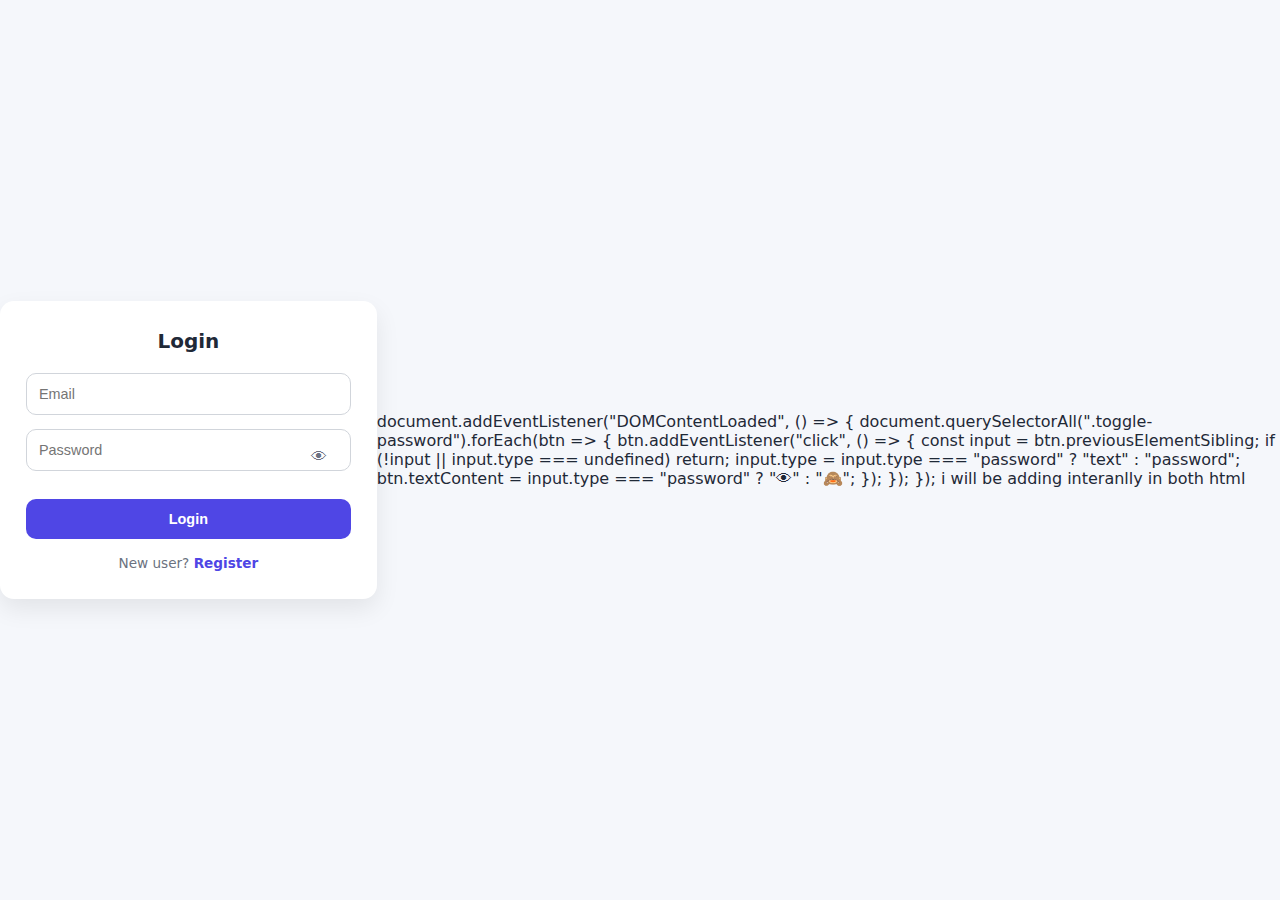
<file: index.html>
<!DOCTYPE html>
<html>
<head>
  <meta charset="UTF-8">
  <meta name="viewport" content="width=device-width, initial-scale=1.0">
  <title>Login</title>
  <link rel="stylesheet" href="/static/css/style.css">
</head>
<body class="auth-page">
<div class="auth-box">
  <h2>Login</h2>
  <input id="email" type="email" placeholder="Email">
  <div class="password-field">
  <input id="password" type="password" placeholder="Password">
  <button type="button" class="toggle-password">👁</button>
</div>
  <button onclick="login()">Login</button>
  <p>New user? <a href="templates/register.html">Register</a></p>
</div>
<script src="/static/js/config.js"></script>
<script src="/static/js/auth.js"></script>
document.addEventListener("DOMContentLoaded", () => {
  document.querySelectorAll(".toggle-password").forEach(btn => {
    btn.addEventListener("click", () => {
      const input = btn.previousElementSibling;

      if (!input || input.type === undefined) return;

      input.type = input.type === "password" ? "text" : "password";
      btn.textContent = input.type === "password" ? "👁" : "🙈";
    });
  });
});  i will be adding interanlly in both  html
</body>
</html>
</file>
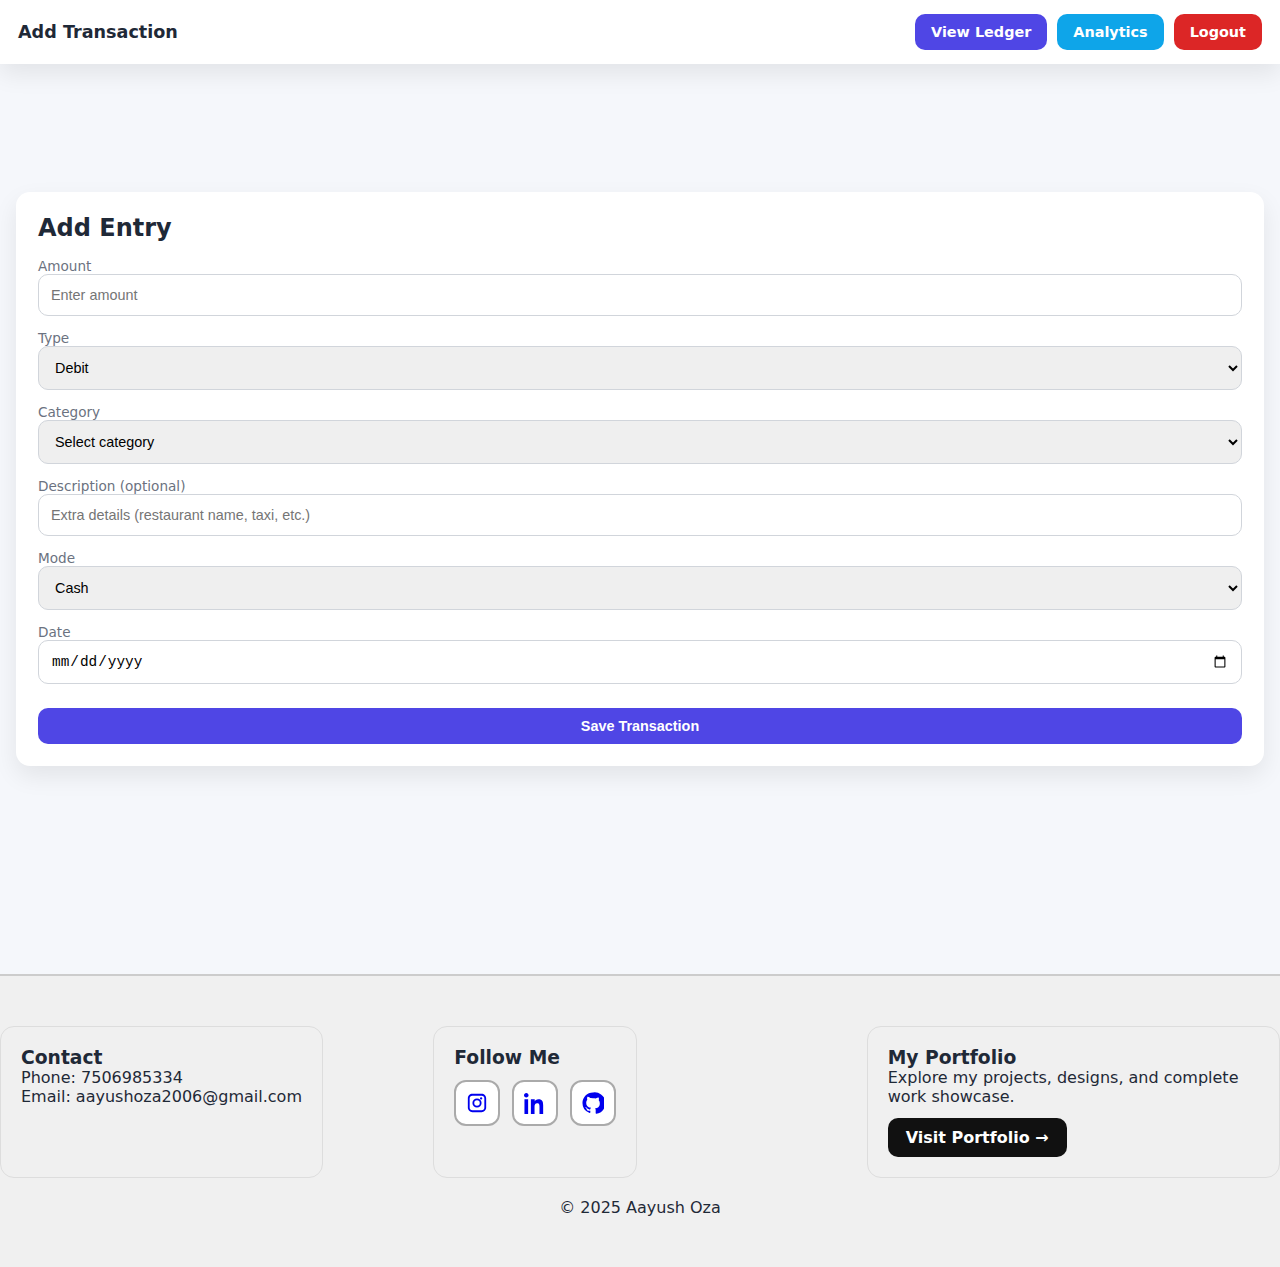
<file: dashboard.html>
<!DOCTYPE html>
<html lang="en">
<head>
  <meta charset="UTF-8">
  <meta name="viewport" content="width=device-width, initial-scale=1.0">
  <title>Add Transaction</title>
  <link rel="stylesheet" href="style.css">
</head>
<body>

<header class="topbar">
  <h1>Add Transaction</h1>
<input type="checkbox" id="menu-toggle" class="menu-toggle">
<label for="menu-toggle" class="menu-icon">☰</label>

  <div class="topbar-actions">
    <a href="transactions.html" class="btn primary">
      View Ledger
    </a>

    <a href="analytics.html" class="btn secondary">
      Analytics
    </a>

    <a href="index.html" class="btn danger">
      Logout
    </a>
  </div>
</header>

<main class="center-page">
  <section class="card">
    <h2>Add Entry</h2>

    <label>
      Amount
      <input type="number" id="amount" placeholder="Enter amount">
    </label>

    <label>
      Type
      <select id="type">
        <option value="debit">Debit</option>
        <option value="credit">Credit</option>
      </select>
    </label>

    <label>
  Category
  <select id="category">
    <option value="">Select category</option>
    <option value="food">Food</option>
    <option value="travel">Travel</option>
    <option value="rent">Rent</option>
    <option value="shopping">Shopping</option>
    <option value="other">Other</option>
  </select>
</label>

<label>
  Description (optional)
  <input 
    type="text" 
    id="description" 
    placeholder="Extra details (restaurant name, taxi, etc.)"
  >
</label>


    <label>
      Mode
      <select id="mode">
        <option value="cash">Cash</option>
        <option value="online">Online</option>
      </select>
    </label>

    <label>
      Date
      <input type="date" id="date">
    </label>

    <button class="primary" onclick="addTransaction()">
      Save Transaction
    </button>
  </section>
</main>
<div id="toast" class="toast"></div>
<script src="auth-guard.js"></script>
<script src="transactions.js"></script>
<!-- FOOTER -->
<footer class="site-footer">
  <div class="container footer-grid">

      <div class="footer-card">
        <h3>Contact</h3>
        <p>Phone: 7506985334</p>
        <p>Email: aayushoza2006@gmail.com</p>
      </div>

      <div class="footer-card">
        <h3>Follow Me</h3>
        <div class="socials">

            <!-- Instagram -->
            <a class="social" href="https://instagram.com/aayush_oza28" target="_blank">
              <svg width="22" height="22" fill="currentColor" viewBox="0 0 24 24">
                <path d="M7 2C4.243 2 2 4.243 2 7v10c0 2.757 2.243 5 5 5h10c2.757 
                0 5-2.243 5-5V7c0-2.757-2.243-5-5-5H7zm10 2a3 3 0 0 1 3 
                3v10a3 3 0 0 1-3 3H7a3 3 0 0 1-3-3V7a3 3 0 0 
                1 3-3h10zm-5 3a5 5 0 1 0 0 10 5 5 0 0 0 
                0-10zm0 2a3 3 0 1 1 0 6 3 3 0 0 
                1 0-6zm4.5-.75a1.25 1.25 0 1 0 
                0-2.5 1.25 1.25 0 0 0 0 2.5z"/>
              </svg>
            </a>

            <!-- LinkedIn -->
            <a class="social" href="https://linkedin.com/in/aayushoza" target="_blank">
              <svg width="22" height="22" fill="currentColor" viewBox="0 0 24 24">
                <path d="M4.98 3.5C4.98 4.88 3.88 
                6 2.5 6S0 4.88 0 3.5 1.12 1 
                2.5 1 4.98 2.12 4.98 3.5zM.5 
                8h4V24h-4V8zm7.5 0h3.7v2.2h.1c.5-.9 
                1.7-2.2 4-2.2 4.3 0 5.1 2.8 
                5.1 6.4V24h-4v-7.6c0-1.8 
                0-4.1-2.5-4.1-2.5 0-2.9 
                2-2.9 4V24h-4V8z"/>
              </svg>
            </a>

            <!-- GitHub -->
            <a class="social" href="https://github.com/Aayush-Oza" target="_blank">
              <svg width="22" height="22" fill="currentColor" viewBox="0 0 24 24">
                <path d="M12 .5C5.65.5.5 5.65.5 12a11.5 11.5 
                0 0 0 7.85 10.95c.57.1.75-.25.75-.55 
                0-.27-.01-1.14-.02-2.07-3.19.69-3.87-1.37-3.87-1.37-.52-1.33-1.27-1.69-1.27-1.69-1.04-.7.08-.68.08-.68 
                1.15.08 1.76 1.19 1.76 1.19 
                1.02 1.75 2.67 1.24 3.32.95.1-.74.4-1.24.72-1.53-2.55-.29-5.23-1.28-5.23-5.71 
                0-1.26.45-2.29 1.18-3.1-.12-.29-.52-1.46.11-3.05 
                0 0 .98-.31 3.2 1.18A11.1 11.1 0 0 
                1 12 6.8c.99.01 1.99.13 2.93.38 
                2.22-1.49 3.2-1.18 3.2-1.18.63 1.59.23 2.76.12 3.05.74.81 
                1.18 1.84 1.18 3.1 0 4.44-2.69 5.42-5.25 
                5.7.41.36.77 1.07.77 2.17 0 1.56-.02 2.82-.02 
                3.2 0 .31.19.66.77.55A11.5 11.5 0 
                0 0 12 .5Z"/>
              </svg>
            </a>

        </div>
      </div>
<div class="footer-card">
  <h3>My Portfolio</h3>
  <p>Explore my projects, designs, and complete work showcase.</p>

  <a 
    href="https://aayush-oza.github.io/portfolio/#projects" 
    target="_blank" 
    style="
      display: inline-block;
      margin-top: 12px;
      padding: 10px 18px;
      background: #111;
      color: #fff;
      border-radius: 10px;
      text-decoration: none;
      font-weight: 700;
      transition: 0.25s ease;
    "
    onmouseover="this.style.background='#000'"
    onmouseout="this.style.background='#111'"
  >
    Visit Portfolio →
  </a>
</div>
  </div>
  <p style="text-align:center;margin-top:20px;">© 2025 Aayush Oza</p>
</footer>

</body>
</html>
</file>
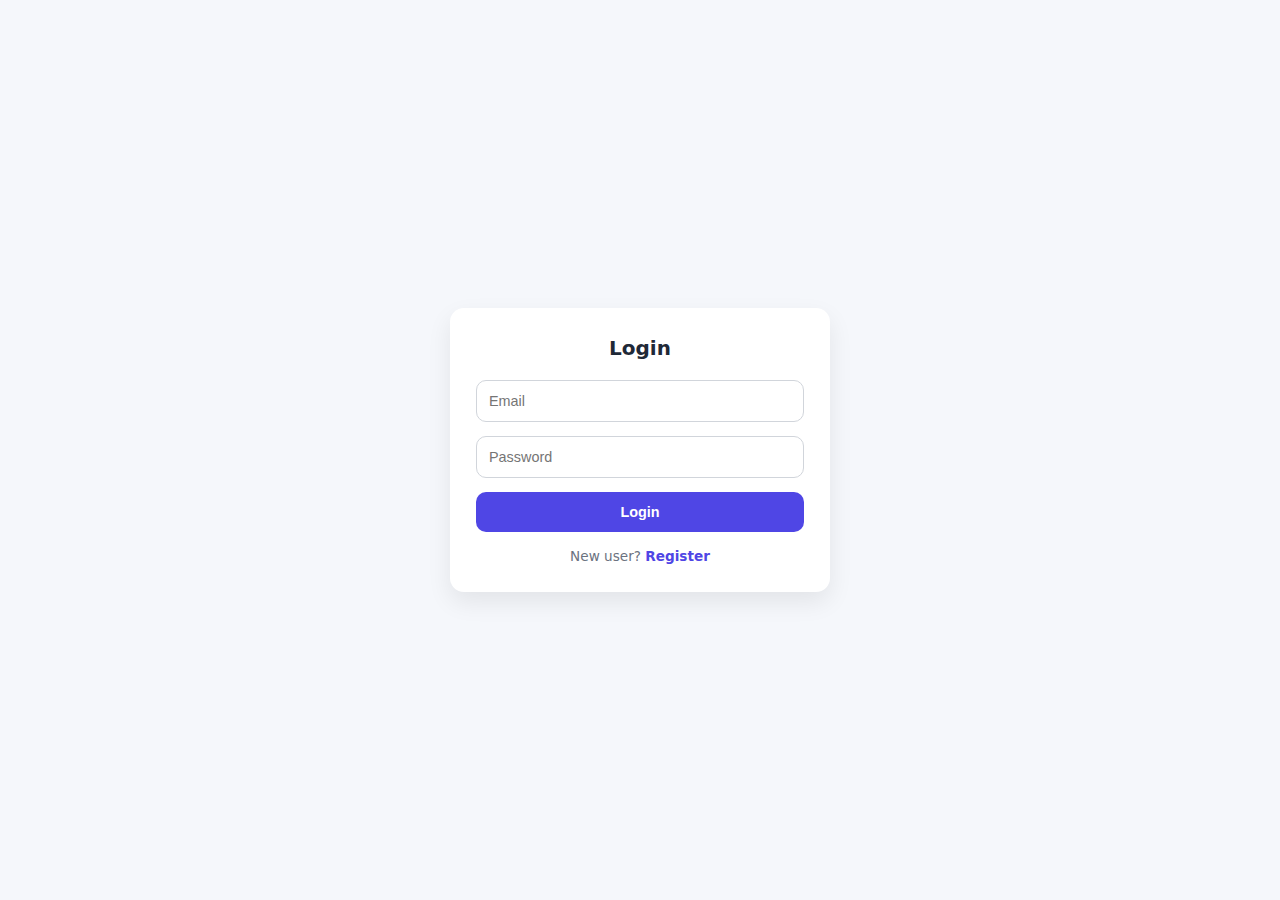
<file: login.html>
<!DOCTYPE html>
<html>
<head>
  <meta charset="UTF-8">
  <meta name="viewport" content="width=device-width, initial-scale=1.0">
  <title>Login</title>
  <link rel="stylesheet" href="/static/css/style.css">
</head>
<body class="auth-page">

<div class="auth-box">
  <h2>Login</h2>

  <input id="email" type="email" placeholder="Email">
  <input id="password" type="password" placeholder="Password">

  <button onclick="login()">Login</button>

  <p>New user? <a href="/register">Register</a></p>
</div>

<script src="/static/js/auth.js"></script>
</body>
</html>
</file>
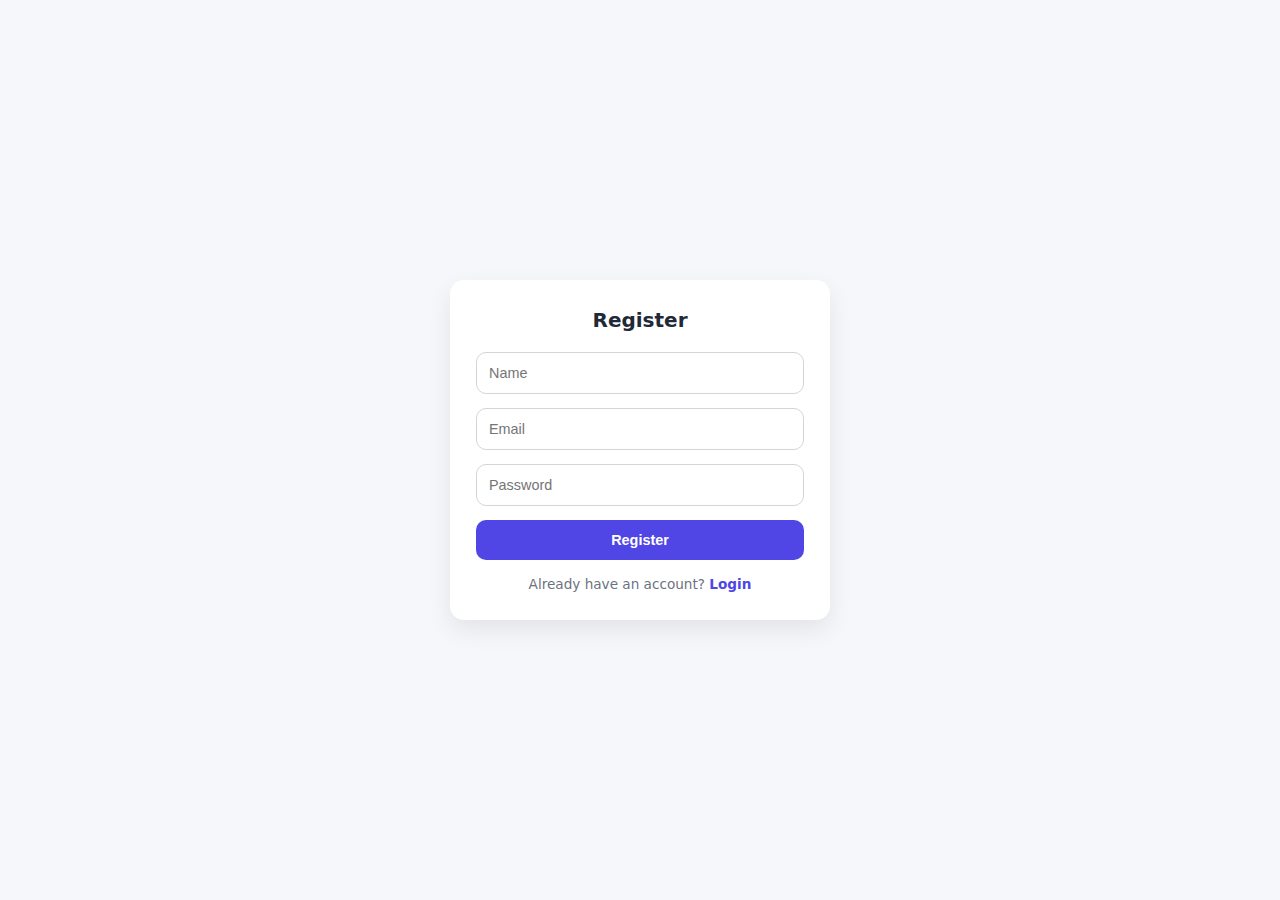
<file: register.html>
<!DOCTYPE html>
<html>
<head>
  <meta charset="UTF-8">
  <meta name="viewport" content="width=device-width, initial-scale=1.0">
  <title>Register</title>
  <link rel="stylesheet" href="/static/css/style.css">
</head>
<body class="auth-page">
<div class="auth-box">
  <h2>Register</h2>

  <input id="name" placeholder="Name">
  <input id="email" type="email" placeholder="Email">
  <input id="password" type="password" placeholder="Password">

  <button onclick="register()">Register</button>

  <p>Already have an account? <a href="/">Login</a></p>
</div>

<script src="/static/js/auth.js"></script>
</body>
</html>
</file>
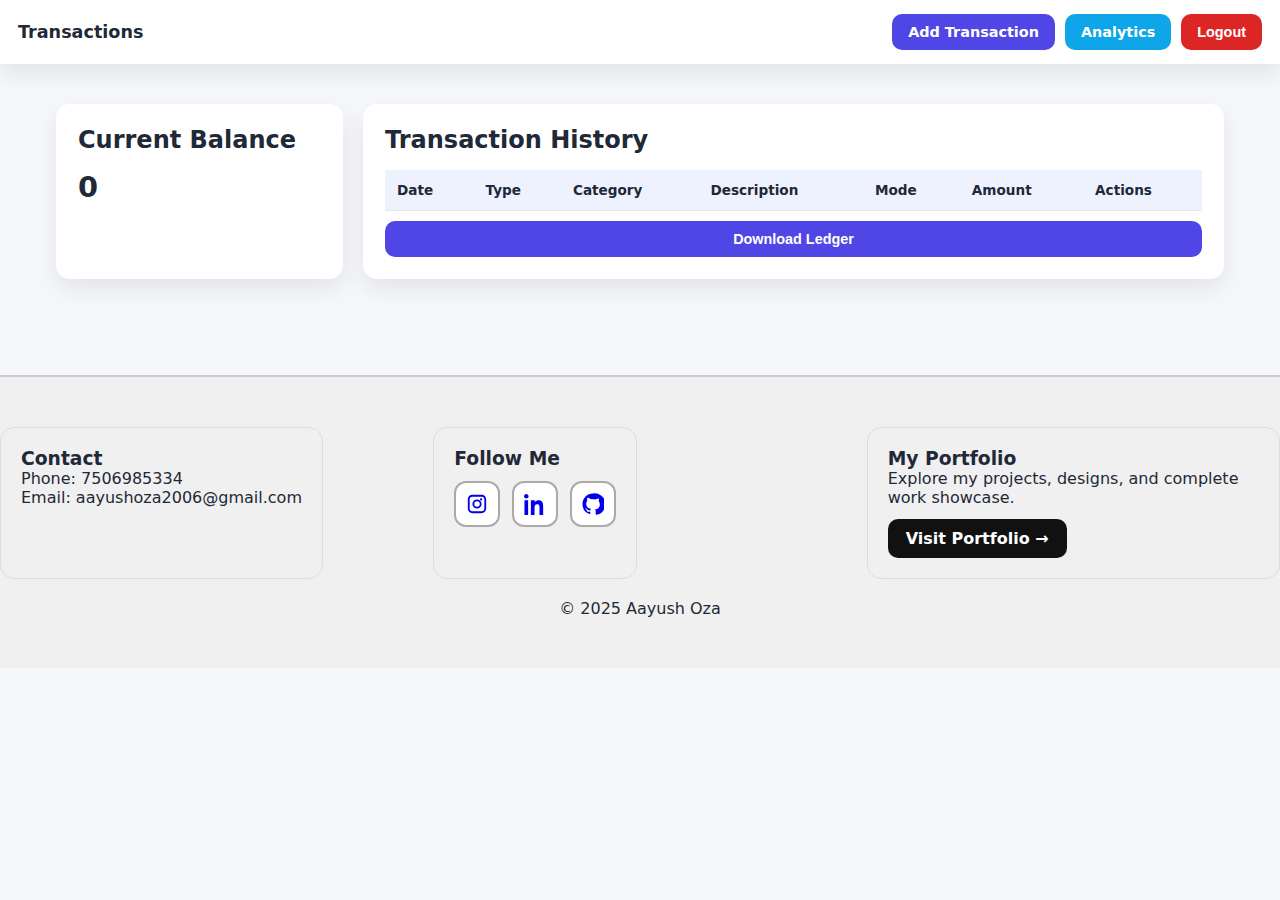
<file: transactions.html>
<!DOCTYPE html>
<html lang="en">
<head>
  <meta charset="UTF-8">
  <meta name="viewport" content="width=device-width, initial-scale=1.0">
  <title>Ledger</title>
  <link rel="stylesheet" href="style.css">
</head>
<body>

<header class="topbar">
  <h1>Transactions</h1>
<input type="checkbox" id="menu-toggle" class="menu-toggle">
<label for="menu-toggle" class="menu-icon">☰</label>

  <div class="topbar-actions">
    <a href="dashboard.html" class="btn primary">
  Add Transaction
</a>

    <a href="analytics.html" class="btn secondary">
      Analytics
    </a>

    <button class="btn danger" onclick="logout()">
  Logout
</button>

  </div>
</header>

<main class="ledger-page">

  <section class="card ledger-balance">
    <h2>Current Balance</h2>
    <p id="balance">0</p>
  </section>

  <section class="card ledger-table-card">
    <h2>Transaction History</h2>

    <div class="table-wrap">
      <table class="ledger-table">
        <thead>
  <tr>
    <th>Date</th>
<th>Type</th>
<th>Category</th>
<th>Description</th>
<th>Mode</th>
<th>Amount</th>
<th>Actions</th>
  </tr>
</thead>

        <tbody id="ledgerBody"></tbody>
      </table>
    </div>

    <button type="button" class="primary" onclick="downloadLedger()">
  Download Ledger
</button>

  </section>

</main>
<div id="editModal" class="modal hidden">
  <div class="modal-card">
    <h3>Edit Transaction</h3>

    <input type="number" id="editAmount">
    <select id="editType">
      <option value="debit">Debit</option>
      <option value="credit">Credit</option>
    </select>

    <select id="editCategory">
  <option value="food">Food</option>
  <option value="travel">Travel</option>
  <option value="rent">Rent</option>
  <option value="shopping">Shopping</option>
  <option value="other">Other</option>
</select>

    <input type="text" id="editDescription" placeholder="Description">
    <select id="editMode">
      <option value="cash">Cash</option>
      <option value="online">Online</option>
    </select>

    <input type="date" id="editDate">

    <div class="modal-actions">
      <button type="button" onclick="saveEdit()">Save</button>
<button type="button" onclick="closeEdit()" class="danger">Cancel</button>
    </div>
  </div>
</div>
<script src="auth-guard.js"></script>
<script src="auth.js"></script>
<script src="ledger.js"></script>
<!-- FOOTER -->
<footer class="site-footer">
  <div class="container footer-grid">

      <div class="footer-card">
        <h3>Contact</h3>
        <p>Phone: 7506985334</p>
        <p>Email: aayushoza2006@gmail.com</p>
      </div>

      <div class="footer-card">
        <h3>Follow Me</h3>
        <div class="socials">

            <!-- Instagram -->
            <a class="social" href="https://instagram.com/aayush_oza28" target="_blank">
              <svg width="22" height="22" fill="currentColor" viewBox="0 0 24 24">
                <path d="M7 2C4.243 2 2 4.243 2 7v10c0 2.757 2.243 5 5 5h10c2.757 
                0 5-2.243 5-5V7c0-2.757-2.243-5-5-5H7zm10 2a3 3 0 0 1 3 
                3v10a3 3 0 0 1-3 3H7a3 3 0 0 1-3-3V7a3 3 0 0 
                1 3-3h10zm-5 3a5 5 0 1 0 0 10 5 5 0 0 0 
                0-10zm0 2a3 3 0 1 1 0 6 3 3 0 0 
                1 0-6zm4.5-.75a1.25 1.25 0 1 0 
                0-2.5 1.25 1.25 0 0 0 0 2.5z"/>
              </svg>
            </a>

            <!-- LinkedIn -->
            <a class="social" href="https://linkedin.com/in/aayushoza" target="_blank">
              <svg width="22" height="22" fill="currentColor" viewBox="0 0 24 24">
                <path d="M4.98 3.5C4.98 4.88 3.88 
                6 2.5 6S0 4.88 0 3.5 1.12 1 
                2.5 1 4.98 2.12 4.98 3.5zM.5 
                8h4V24h-4V8zm7.5 0h3.7v2.2h.1c.5-.9 
                1.7-2.2 4-2.2 4.3 0 5.1 2.8 
                5.1 6.4V24h-4v-7.6c0-1.8 
                0-4.1-2.5-4.1-2.5 0-2.9 
                2-2.9 4V24h-4V8z"/>
              </svg>
            </a>

            <!-- GitHub -->
            <a class="social" href="https://github.com/Aayush-Oza" target="_blank">
              <svg width="22" height="22" fill="currentColor" viewBox="0 0 24 24">
                <path d="M12 .5C5.65.5.5 5.65.5 12a11.5 11.5 
                0 0 0 7.85 10.95c.57.1.75-.25.75-.55 
                0-.27-.01-1.14-.02-2.07-3.19.69-3.87-1.37-3.87-1.37-.52-1.33-1.27-1.69-1.27-1.69-1.04-.7.08-.68.08-.68 
                1.15.08 1.76 1.19 1.76 1.19 
                1.02 1.75 2.67 1.24 3.32.95.1-.74.4-1.24.72-1.53-2.55-.29-5.23-1.28-5.23-5.71 
                0-1.26.45-2.29 1.18-3.1-.12-.29-.52-1.46.11-3.05 
                0 0 .98-.31 3.2 1.18A11.1 11.1 0 0 
                1 12 6.8c.99.01 1.99.13 2.93.38 
                2.22-1.49 3.2-1.18 3.2-1.18.63 1.59.23 2.76.12 3.05.74.81 
                1.18 1.84 1.18 3.1 0 4.44-2.69 5.42-5.25 
                5.7.41.36.77 1.07.77 2.17 0 1.56-.02 2.82-.02 
                3.2 0 .31.19.66.77.55A11.5 11.5 0 
                0 0 12 .5Z"/>
              </svg>
            </a>

        </div>
      </div>
<div class="footer-card">
  <h3>My Portfolio</h3>
  <p>Explore my projects, designs, and complete work showcase.</p>

  <a 
    href="https://aayush-oza.github.io/portfolio/#projects" 
    target="_blank" 
    style="
      display: inline-block;
      margin-top: 12px;
      padding: 10px 18px;
      background: #111;
      color: #fff;
      border-radius: 10px;
      text-decoration: none;
      font-weight: 700;
      transition: 0.25s ease;
    "
    onmouseover="this.style.background='#000'"
    onmouseout="this.style.background='#111'"
  >
    Visit Portfolio →
  </a>
</div>
  </div>
  <p style="text-align:center;margin-top:20px;">© 2025 Aayush Oza</p>
</footer>

</body>
</html>
</file>
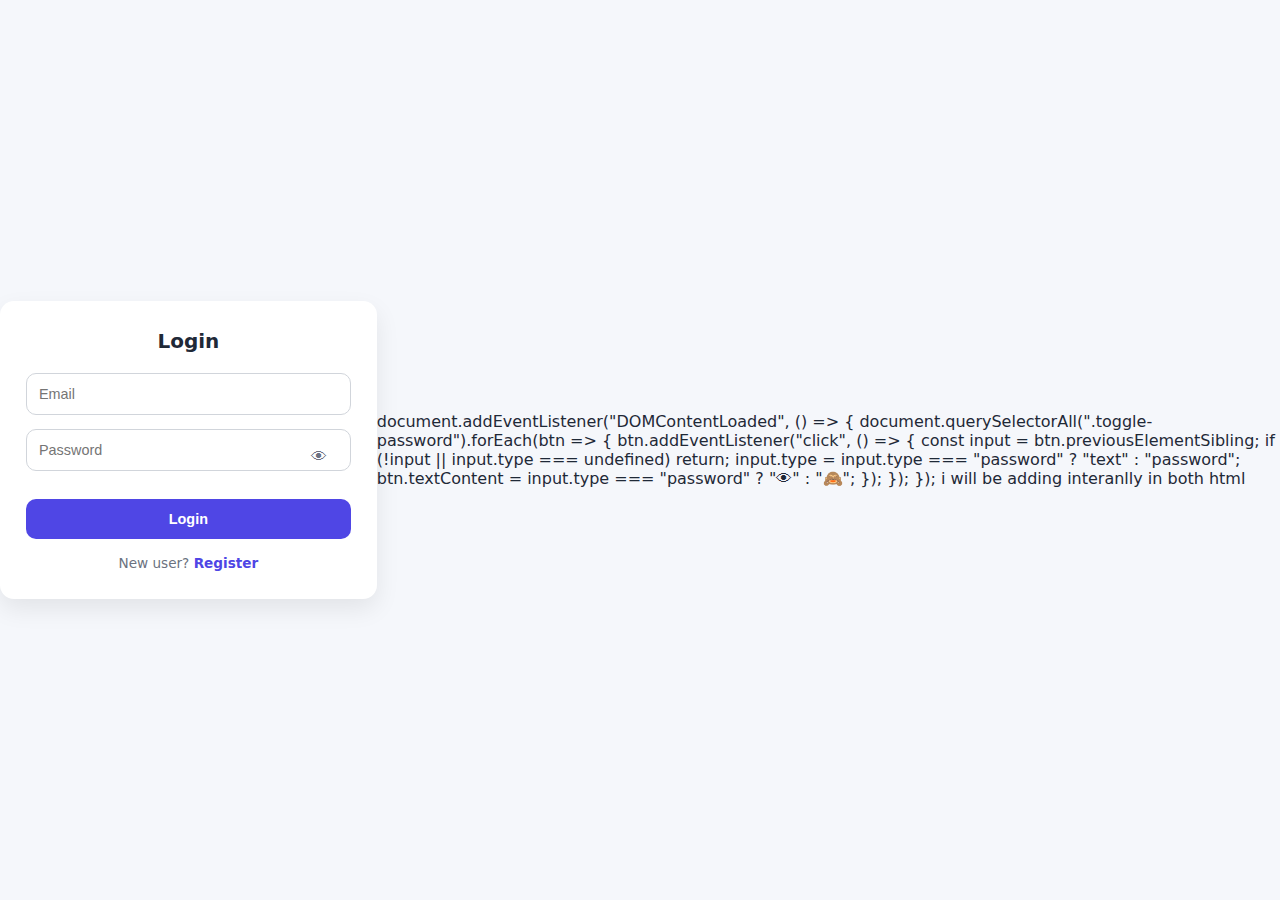
<file: templates/dashboard.html>
<!DOCTYPE html>
<html lang="en">
<head>
  <meta charset="UTF-8">
  <meta name="viewport" content="width=device-width, initial-scale=1.0">
  <title>Add Transaction</title>
  <link rel="stylesheet" href="/static/css/style.css">
</head>
<body>

<header class="topbar">
  <h1>Add Transaction</h1>
<input type="checkbox" id="menu-toggle" class="menu-toggle">
<label for="menu-toggle" class="menu-icon">☰</label>

  <div class="topbar-actions">
    <a href="templates/transactions.html" class="btn primary">
      View Ledger
    </a>

    <a href="templates/analytics.html" class="btn secondary">
      Analytics
    </a>

    <button class="btn danger" onclick="logout()">
  Logout
</button>

  </div>
</header>

<main class="center-page">
  <section class="card">
    <h2>Add Entry</h2>

    <label>
      Amount
      <input type="number" id="amount" placeholder="Enter amount">
    </label>

    <label>
      Type
      <select id="type">
        <option value="debit">Debit</option>
        <option value="credit">Credit</option>
      </select>
    </label>

    <label>
  Category
  <select id="category">
    <option value="">Select category</option>
    <option value="food">Food</option>
    <option value="travel">Travel</option>
    <option value="rent">Rent</option>
    <option value="shopping">Shopping</option>
    <option value="other">Other</option>
  </select>
</label>

<label>
  Description (optional)
  <input 
    type="text" 
    id="description" 
    placeholder="Extra details (restaurant name, taxi, etc.)"
  >
</label>


    <label>
      Mode
      <select id="mode">
        <option value="cash">Cash</option>
        <option value="online">Online</option>
      </select>
    </label>

    <label>
      Date
      <input type="date" id="date">
    </label>

    <button class="primary" onclick="addTransaction()">
      Save Transaction
    </button>
  </section>
</main>
<div id="toast" class="toast"></div>
<script src="/static/js/config.js"></script>
<script src="/static/js/auth-guard.js"></script>
<script src="/static/js/transactions.js"></script>
<!-- FOOTER -->
<footer class="site-footer">
  <div class="container footer-grid">

      <div class="footer-card">
        <h3>Contact</h3>
        <p>Email: aayushoza2006@gmail.com</p>
      </div>

      <div class="footer-card">
        <h3>Follow Me</h3>
        <div class="socials">

            <!-- Instagram -->
            <a class="social" href="https://instagram.com/aayushoza_" target="_blank">
              <svg width="22" height="22" fill="currentColor" viewBox="0 0 24 24">
                <path d="M7 2C4.243 2 2 4.243 2 7v10c0 2.757 2.243 5 5 5h10c2.757 
                0 5-2.243 5-5V7c0-2.757-2.243-5-5-5H7zm10 2a3 3 0 0 1 3 
                3v10a3 3 0 0 1-3 3H7a3 3 0 0 1-3-3V7a3 3 0 0 
                1 3-3h10zm-5 3a5 5 0 1 0 0 10 5 5 0 0 0 
                0-10zm0 2a3 3 0 1 1 0 6 3 3 0 0 
                1 0-6zm4.5-.75a1.25 1.25 0 1 0 
                0-2.5 1.25 1.25 0 0 0 0 2.5z"/>
              </svg>
            </a>

            <!-- LinkedIn -->
            <a class="social" href="https://linkedin.com/in/aayushoza" target="_blank">
              <svg width="22" height="22" fill="currentColor" viewBox="0 0 24 24">
                <path d="M4.98 3.5C4.98 4.88 3.88 
                6 2.5 6S0 4.88 0 3.5 1.12 1 
                2.5 1 4.98 2.12 4.98 3.5zM.5 
                8h4V24h-4V8zm7.5 0h3.7v2.2h.1c.5-.9 
                1.7-2.2 4-2.2 4.3 0 5.1 2.8 
                5.1 6.4V24h-4v-7.6c0-1.8 
                0-4.1-2.5-4.1-2.5 0-2.9 
                2-2.9 4V24h-4V8z"/>
              </svg>
            </a>

            <!-- GitHub -->
            <a class="social" href="https://github.com/Aayush-Oza" target="_blank">
              <svg width="22" height="22" fill="currentColor" viewBox="0 0 24 24">
                <path d="M12 .5C5.65.5.5 5.65.5 12a11.5 11.5 
                0 0 0 7.85 10.95c.57.1.75-.25.75-.55 
                0-.27-.01-1.14-.02-2.07-3.19.69-3.87-1.37-3.87-1.37-.52-1.33-1.27-1.69-1.27-1.69-1.04-.7.08-.68.08-.68 
                1.15.08 1.76 1.19 1.76 1.19 
                1.02 1.75 2.67 1.24 3.32.95.1-.74.4-1.24.72-1.53-2.55-.29-5.23-1.28-5.23-5.71 
                0-1.26.45-2.29 1.18-3.1-.12-.29-.52-1.46.11-3.05 
                0 0 .98-.31 3.2 1.18A11.1 11.1 0 0 
                1 12 6.8c.99.01 1.99.13 2.93.38 
                2.22-1.49 3.2-1.18 3.2-1.18.63 1.59.23 2.76.12 3.05.74.81 
                1.18 1.84 1.18 3.1 0 4.44-2.69 5.42-5.25 
                5.7.41.36.77 1.07.77 2.17 0 1.56-.02 2.82-.02 
                3.2 0 .31.19.66.77.55A11.5 11.5 0 
                0 0 12 .5Z"/>
              </svg>
            </a>

        </div>
      </div>
<div class="footer-card">
  <h3>My Portfolio</h3>
  <p>Explore my projects, designs, and complete work showcase.</p>

  <a 
    href="https://aayushozaportfolio.netlify.app/" 
    target="_blank" 
    style="
      display: inline-block;
      margin-top: 12px;
      padding: 10px 18px;
      background: #111;
      color: #fff;
      border-radius: 10px;
      text-decoration: none;
      font-weight: 700;
      transition: 0.25s ease;
    "
    onmouseover="this.style.background='#000'"
    onmouseout="this.style.background='#111'"
  >
    Visit Portfolio →
  </a>
</div>
  </div>
  <p style="text-align:center;margin-top:20px;">© 2025 Aayush Oza</p>
</footer>

</body>
</html>
</file>
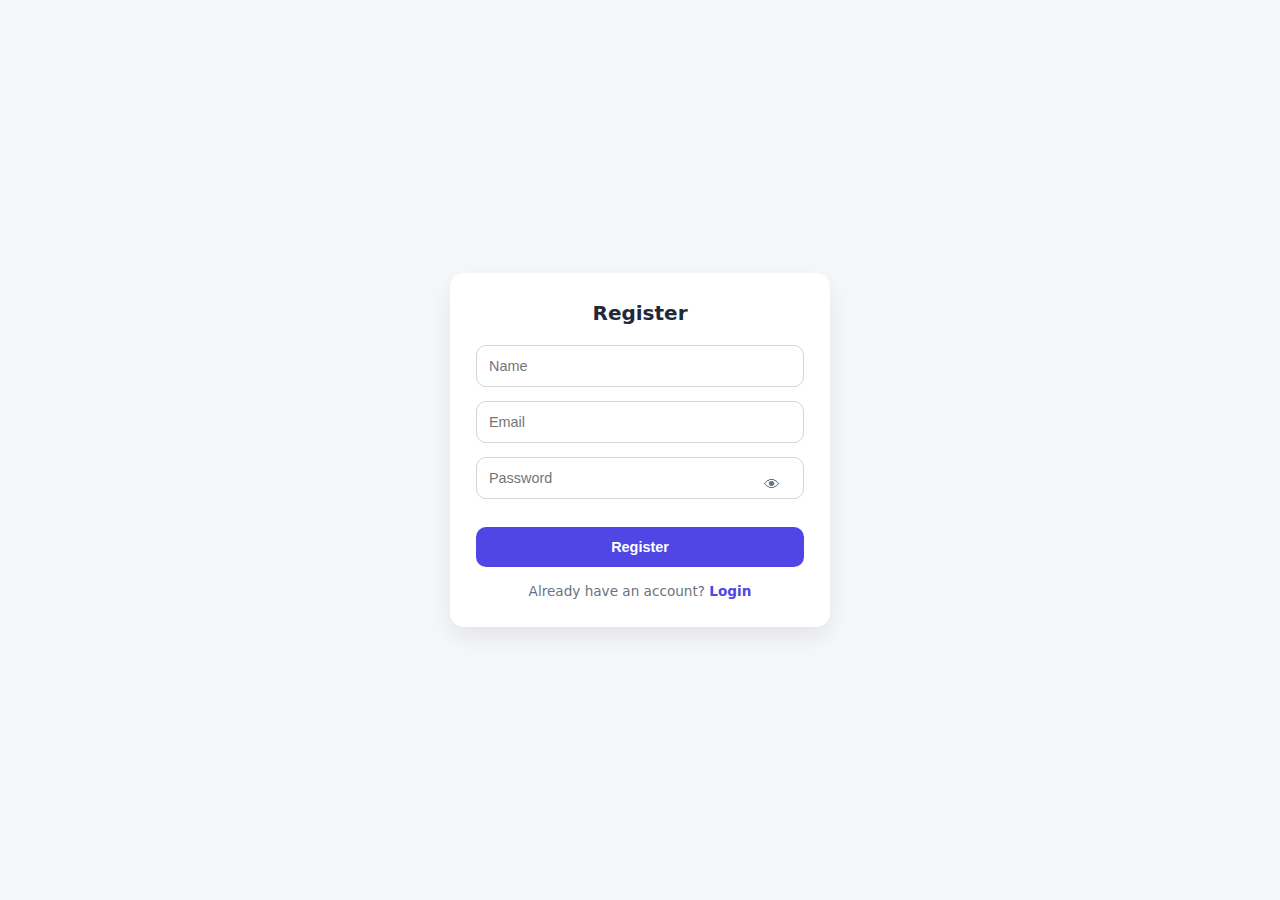
<file: templates/register.html>
<!DOCTYPE html>
<html>
<head>
  <meta charset="UTF-8">
  <meta name="viewport" content="width=device-width, initial-scale=1.0">
  <title>Register</title>
  <link rel="stylesheet" href="/static/css/style.css">
</head>
<body class="auth-page">
<div class="auth-box">
  <h2>Register</h2>
  <input id="name" placeholder="Name">
  <input id="email" type="email" placeholder="Email">
  <div class="password-field">
  <input id="password" type="password" placeholder="Password">
  <button type="button" class="toggle-password">👁</button>
</div>
  <button onclick="register()">Register</button>
  <p>Already have an account? <a href="../index.html">Login</a></p>
</div>
<script src="/static/js/config.js"></script>
<script src="/static/js/auth.js"></script>
<script>
document.addEventListener("DOMContentLoaded", () => {
  document.querySelectorAll(".toggle-password").forEach(btn => {
    btn.addEventListener("click", () => {
      const input = btn.previousElementSibling;
      if (!input) return;

      const isHidden = input.type === "password";

      input.type = isHidden ? "text" : "password";
      btn.textContent = isHidden ? "🙈" : "👁";
    });
  });
});
</script>
</body>
</html>
</file>
<file: static/css/style.css>
/* =====================================================
   RESET + THEME
===================================================== */
* {
  margin: 0;
  padding: 0;
  box-sizing: border-box;
}
:root {
  --bg: #f5f7fb;
  --card: #ffffff;
  --text: #1f2937;
  --muted: #6b7280;
  --primary: #4f46e5;
  --secondary: #0ea5e9;
  --danger: #dc2626;

  --radius: 14px;
  --shadow: 0 10px 25px rgba(0,0,0,0.08);
  --transition: 0.25s ease;
}
html {
  font-size: 16px;
}
body {
  font-family: system-ui, -apple-system, BlinkMacSystemFont, sans-serif;
  background: var(--bg);
  color: var(--text);
  min-height: 100vh;
}
/* =====================================================
   BUTTONS + INPUTS
===================================================== */
button,
.btn {
  border: none;
  border-radius: 10px;
  padding: 10px 16px;
  font-size: 0.9rem;
  font-weight: 600;
  cursor: pointer;
  transition: var(--transition);
  text-decoration: none;
  display: inline-flex;
  align-items: center;
  justify-content: center;
}
.primary { background: var(--primary); color: #fff; }
.secondary { background: var(--secondary); color: #fff; }
.danger { background: var(--danger); color: #fff; }
button:hover,
.btn:hover {
  opacity: 0.9;
}
input,
select {
  width: 100%;
  padding: 12px;
  border-radius: 10px;
  border: 1px solid #d1d5db;
  font-size: 0.9rem;
}
input:focus,
select:focus {
  outline: none;
  border-color: var(--primary);
}
/* =====================================================
   TOPBAR + NAV
===================================================== */
.topbar {
  background: var(--card);
  box-shadow: var(--shadow);
  padding: 14px 18px;
  display: flex;
  justify-content: space-between;
  align-items: center;
  flex-wrap: wrap;
}
.topbar h1 {
  font-size: 1.1rem;
}
.topbar-actions {
  display: flex;
  gap: 10px;
}
/* =====================================================
   MOBILE NAV
===================================================== */
.menu-toggle {
  display: none;
}
.menu-icon {
  display: none;
  font-size: 1.6rem;
  cursor: pointer;
}
/* =====================================================
   PAGE LAYOUTS
===================================================== */
.center-page {
  min-height: calc(100vh - 70px);
  display: flex;
  align-items: center;
  justify-content: center;
  padding: 16px;
}
.card {
  background: var(--card);
  border-radius: var(--radius);
  box-shadow: var(--shadow);
  padding: 22px;
  width: 100%;
}
.card h2 {
  margin-bottom: 16px;
}
/* =====================================================
   FORM (ADD TRANSACTION)
===================================================== */
.card label {
  display: flex;
  flex-direction: column;
  font-size: 0.85rem;
  color: var(--muted);
  margin-bottom: 14px;
}
.card button {
  width: 100%;
  margin-top: 10px;
}
/* =====================================================
   LEDGER PAGE
===================================================== */
.ledger-page {
  max-width: 1200px;
  margin: 24px auto;
  padding: 16px;
  display: grid;
  grid-template-columns: 1fr;
  gap: 20px;
}
.ledger-balance p {
  font-size: 1.8rem;
  font-weight: 700;
  margin-top: 8px;
}
/* =====================================================
   TABLE
===================================================== */
.table-wrap {
  overflow-x: auto;
}
.ledger-table {
  width: 100%;
  border-collapse: collapse;
  font-size: 0.85rem;
}
.ledger-table th,
.ledger-table td {
  padding: 12px;
  border-bottom: 1px solid #e5e7eb;
  text-align: left;
}
.ledger-table th {
  background: #eef2ff;
  font-weight: 600;
}
.actions {
  display: flex;
  gap: 8px;
}
.edit-btn {
  background: #facc15;
  color: #1f2937;
  padding: 6px 10px;
  border-radius: 8px;
}
.delete-btn {
  background: var(--danger);
  color: #fff;
  padding: 6px 10px;
  border-radius: 8px;
}
/* =====================================================
   MODAL
===================================================== */
.modal {
  position: fixed;
  inset: 0;
  background: rgba(15, 23, 42, 0.55);
  display: flex;
  align-items: center;
  justify-content: center;
  z-index: 999;
}
.modal.hidden {
  display: none;
}
.modal-card {
  background: var(--card);
  width: 100%;
  max-width: 420px;
  border-radius: 16px;
  padding: 22px;
  box-shadow: 0 30px 60px rgba(0,0,0,0.25);
}
.modal-card h3 {
  font-size: 1.05rem;
  margin-bottom: 14px;
  border-bottom: 1px solid #e5e7eb;
  padding-bottom: 10px;
}
.modal-card input,
.modal-card select {
  margin-bottom: 12px;
}
.modal-actions {
  display: flex;
  justify-content: flex-end;
  gap: 10px;
}
/* =====================================================
   TOAST
===================================================== */
.toast {
  position: fixed;
  bottom: 20px;
  right: 20px;
  background: #111827;
  color: #fff;
  padding: 12px 18px;
  border-radius: 12px;
  opacity: 0;
  transform: translateY(20px);
  transition: var(--transition);
  z-index: 9999;
}
.toast.show {
  opacity: 1;
  transform: translateY(0);
}
.toast.success { background: #16a34a; }
.toast.error { background: #dc2626; }
/* =============================
   FOOTER
============================= */
.site-footer {
  background: #f0f0f0;
  padding: 50px 0;
  margin-top: 80px;
  border-top: 2px solid #ccc;
}
.footer-grid {
  display: grid;
  gap: 20px;
  justify-items: center;
  text-align: center;
}
@media (min-width: 768px) {
  .footer-grid {
    grid-template-columns: repeat(3, 1fr);
    text-align: left;
    justify-items: start;
  }
}
.footer-card {
  background: var(--panel);
  padding: 20px;
  border-radius: var(--radius);
  box-shadow: var(--soft-shadow);
  border: 1px solid #ddd;
}
.socials {
  display: flex;
  gap: 12px;
  margin-top: 12px;
  justify-content: center;
}
@media (min-width: 768px) {
  .socials { justify-content: flex-start; }
}
.social {
  padding: 10px;
  background: #fff;
  border-radius: 12px;
  border: 2px solid #aaa;
  transition: var(--transition);
  display: flex;
  align-items: center;
  justify-content: center;
}
.social:hover {
  background: #000;
  color: #fff;
  border-color: #000;
  transform: translateY(-3px);
}
/* =====================================================
   ANALYTICS
===================================================== */
.analytics-page {
  max-width: 1100px;
  margin: 24px auto;
  padding: 16px;
  display: grid;
  gap: 20px;
}
.analytics-page canvas {
  width: 100% !important;
  max-height: 300px;
}
/* =====================================================
   RESPONSIVE
===================================================== */
@media (min-width: 768px) {
  .ledger-page {
    grid-template-columns: 1fr 3fr;
  }
  .analytics-page {
    grid-template-columns: repeat(2, 1fr);
  }
  .analytics-page .full-width {
    grid-column: span 2;
  }
  .footer-grid {
    grid-template-columns: repeat(3, 1fr);
    text-align: left;
  }
  .socials {
    justify-content: flex-start;
  }
}
@media (max-width: 640px) {
  .menu-icon {
    display: block;
  }
  .topbar-actions {
    display: none;
    width: 100%;
    flex-direction: column;
    margin-top: 12px;
  }
  .menu-toggle:checked + .menu-icon + .topbar-actions {
    display: flex;
  }
  .ledger-table,
  .ledger-table thead,
  .ledger-table tbody,
  .ledger-table tr,
  .ledger-table td {
    display: block;
    width: 100%;
  }
  .ledger-table thead {
    display: none;
  }
  .ledger-table tr {
    background: var(--card);
    box-shadow: var(--shadow);
    border-radius: var(--radius);
    padding: 12px;
    margin-bottom: 14px;
  }
  .ledger-table td {
    display: flex;
    justify-content: space-between;
    border: none;
    padding: 6px 0;
  }
  .ledger-table td::before {
    content: attr(data-label);
    font-weight: 600;
    color: var(--muted);
  }
  .actions {
    flex-direction: column;
  }
}
/* =====================================================
   AUTH PAGES (LOGIN / REGISTER)
===================================================== */
.auth-box {
  background: var(--card);
  padding: 28px 26px;
  border-radius: var(--radius);
  box-shadow: var(--shadow);
  width: 100%;
  max-width: 380px;
  margin: auto;
}
/* Center auth box perfectly */
.auth-page {
  display: flex;
  align-items: center;
  justify-content: center;
}
/* Title */
.auth-box h2 {
  text-align: center;
  font-size: 1.25rem;
  margin-bottom: 20px;
  font-weight: 700;
}
/* Inputs */
.auth-box input {
  width: 100%;
  padding: 12px;
  margin-bottom: 14px;
  border-radius: 10px;
  border: 1px solid #d1d5db;
  font-size: 0.9rem;
}
.auth-box input:focus {
  outline: none;
  border-color: var(--primary);
}
/* Button */
.auth-box button {
  width: 100%;
  padding: 12px;
  border-radius: 10px;
  background: var(--primary);
  color: #fff;
  font-weight: 600;
  cursor: pointer;
  transition: var(--transition);
}
.auth-box button:hover {
  opacity: 0.9;
}
/* Footer text */
.auth-box p {
  margin-top: 16px;
  text-align: center;
  font-size: 0.85rem;
  color: var(--muted);
}
.auth-box a {
  color: var(--primary);
  text-decoration: none;
  font-weight: 600;
}
.auth-box a:hover {
  text-decoration: underline;
}
/* =====================================================
   MOBILE TUNING
===================================================== */
@media (max-width: 480px) {
  .auth-box {
    padding: 22px 18px;
    border-radius: 12px;
  }
  .auth-box h2 {
    font-size: 1.1rem;
  }
}
/* =====================================================
   PASSWORD FIELD WITH INLINE EYE
===================================================== */
.password-field {
  position: relative;
  width: 100%;
  margin-bottom: 14px;
}

.password-field input {
  width: 100%;
  padding: 12px;
  padding-right: 44px; /* space for eye */
}
.password-field .toggle-password {
  all: unset;
  position: absolute;
  right: 12px;
  top: 50%;
  transform: translateY(-50%);
  cursor: pointer;
  color: var(--muted);
  line-height: 1;

  display: flex;
  align-items: center;
  justify-content: center;

  width: 40px;
  height: 100%;
}
.password-field .toggle-password:hover {
  color: var(--text);
}
</file>
<file: style.css>
/* =====================================================
   RESET + THEME
===================================================== */
* {
  margin: 0;
  padding: 0;
  box-sizing: border-box;
}

:root {
  --bg: #f5f7fb;
  --card: #ffffff;
  --text: #1f2937;
  --muted: #6b7280;

  --primary: #4f46e5;
  --secondary: #0ea5e9;
  --danger: #dc2626;

  --radius: 14px;
  --shadow: 0 10px 25px rgba(0,0,0,0.08);
  --transition: 0.25s ease;
}

html {
  font-size: 16px;
}

body {
  font-family: system-ui, -apple-system, BlinkMacSystemFont, sans-serif;
  background: var(--bg);
  color: var(--text);
  min-height: 100vh;
}

/* =====================================================
   BUTTONS + INPUTS
===================================================== */
button,
.btn {
  border: none;
  border-radius: 10px;
  padding: 10px 16px;
  font-size: 0.9rem;
  font-weight: 600;
  cursor: pointer;
  transition: var(--transition);
  text-decoration: none;
  display: inline-flex;
  align-items: center;
  justify-content: center;
}

.primary { background: var(--primary); color: #fff; }
.secondary { background: var(--secondary); color: #fff; }
.danger { background: var(--danger); color: #fff; }

button:hover,
.btn:hover {
  opacity: 0.9;
}

input,
select {
  width: 100%;
  padding: 12px;
  border-radius: 10px;
  border: 1px solid #d1d5db;
  font-size: 0.9rem;
}

input:focus,
select:focus {
  outline: none;
  border-color: var(--primary);
}

/* =====================================================
   TOPBAR + NAV
===================================================== */
.topbar {
  background: var(--card);
  box-shadow: var(--shadow);
  padding: 14px 18px;
  display: flex;
  justify-content: space-between;
  align-items: center;
  flex-wrap: wrap;
}

.topbar h1 {
  font-size: 1.1rem;
}

.topbar-actions {
  display: flex;
  gap: 10px;
}

/* =====================================================
   MOBILE NAV
===================================================== */
.menu-toggle {
  display: none;
}

.menu-icon {
  display: none;
  font-size: 1.6rem;
  cursor: pointer;
}

/* =====================================================
   PAGE LAYOUTS
===================================================== */
.center-page {
  min-height: calc(100vh - 70px);
  display: flex;
  align-items: center;
  justify-content: center;
  padding: 16px;
}

.card {
  background: var(--card);
  border-radius: var(--radius);
  box-shadow: var(--shadow);
  padding: 22px;
  width: 100%;
}

.card h2 {
  margin-bottom: 16px;
}

/* =====================================================
   FORM (ADD TRANSACTION)
===================================================== */
.card label {
  display: flex;
  flex-direction: column;
  font-size: 0.85rem;
  color: var(--muted);
  margin-bottom: 14px;
}

.card button {
  width: 100%;
  margin-top: 10px;
}

/* =====================================================
   LEDGER PAGE
===================================================== */
.ledger-page {
  max-width: 1200px;
  margin: 24px auto;
  padding: 16px;
  display: grid;
  grid-template-columns: 1fr;
  gap: 20px;
}

.ledger-balance p {
  font-size: 1.8rem;
  font-weight: 700;
  margin-top: 8px;
}

/* =====================================================
   TABLE
===================================================== */
.table-wrap {
  overflow-x: auto;
}

.ledger-table {
  width: 100%;
  border-collapse: collapse;
  font-size: 0.85rem;
}

.ledger-table th,
.ledger-table td {
  padding: 12px;
  border-bottom: 1px solid #e5e7eb;
  text-align: left;
}

.ledger-table th {
  background: #eef2ff;
  font-weight: 600;
}

.actions {
  display: flex;
  gap: 8px;
}

.edit-btn {
  background: #facc15;
  color: #1f2937;
  padding: 6px 10px;
  border-radius: 8px;
}

.delete-btn {
  background: var(--danger);
  color: #fff;
  padding: 6px 10px;
  border-radius: 8px;
}

/* =====================================================
   MODAL
===================================================== */
.modal {
  position: fixed;
  inset: 0;
  background: rgba(15, 23, 42, 0.55);
  display: flex;
  align-items: center;
  justify-content: center;
  z-index: 999;
}

.modal.hidden {
  display: none;
}

.modal-card {
  background: var(--card);
  width: 100%;
  max-width: 420px;
  border-radius: 16px;
  padding: 22px;
  box-shadow: 0 30px 60px rgba(0,0,0,0.25);
}

.modal-card h3 {
  font-size: 1.05rem;
  margin-bottom: 14px;
  border-bottom: 1px solid #e5e7eb;
  padding-bottom: 10px;
}

.modal-card input,
.modal-card select {
  margin-bottom: 12px;
}

.modal-actions {
  display: flex;
  justify-content: flex-end;
  gap: 10px;
}

/* =====================================================
   TOAST
===================================================== */
.toast {
  position: fixed;
  bottom: 20px;
  right: 20px;
  background: #111827;
  color: #fff;
  padding: 12px 18px;
  border-radius: 12px;
  opacity: 0;
  transform: translateY(20px);
  transition: var(--transition);
  z-index: 9999;
}

.toast.show {
  opacity: 1;
  transform: translateY(0);
}

.toast.success { background: #16a34a; }
.toast.error { background: #dc2626; }

/* =============================
   FOOTER
============================= */

.site-footer {
  background: #f0f0f0;
  padding: 50px 0;
  margin-top: 80px;
  border-top: 2px solid #ccc;
}

.footer-grid {
  display: grid;
  gap: 20px;
  justify-items: center;
  text-align: center;
}

@media (min-width: 768px) {
  .footer-grid {
    grid-template-columns: repeat(3, 1fr);
    text-align: left;
    justify-items: start;
  }
}

.footer-card {
  background: var(--panel);
  padding: 20px;
  border-radius: var(--radius);
  box-shadow: var(--soft-shadow);
  border: 1px solid #ddd;
}

.socials {
  display: flex;
  gap: 12px;
  margin-top: 12px;
  justify-content: center;
}

@media (min-width: 768px) {
  .socials { justify-content: flex-start; }
}

.social {
  padding: 10px;
  background: #fff;
  border-radius: 12px;
  border: 2px solid #aaa;
  transition: var(--transition);
  display: flex;
  align-items: center;
  justify-content: center;
}

.social:hover {
  background: #000;
  color: #fff;
  border-color: #000;
  transform: translateY(-3px);
}

/* =====================================================
   ANALYTICS
===================================================== */
.analytics-page {
  max-width: 1100px;
  margin: 24px auto;
  padding: 16px;
  display: grid;
  gap: 20px;
}

.analytics-page canvas {
  width: 100% !important;
  max-height: 300px;
}

/* =====================================================
   RESPONSIVE
===================================================== */
@media (min-width: 768px) {
  .ledger-page {
    grid-template-columns: 1fr 3fr;
  }

  .analytics-page {
    grid-template-columns: repeat(2, 1fr);
  }

  .analytics-page .full-width {
    grid-column: span 2;
  }

  .footer-grid {
    grid-template-columns: repeat(3, 1fr);
    text-align: left;
  }

  .socials {
    justify-content: flex-start;
  }
}

@media (max-width: 640px) {
  .menu-icon {
    display: block;
  }

  .topbar-actions {
    display: none;
    width: 100%;
    flex-direction: column;
    margin-top: 12px;
  }

  .menu-toggle:checked + .menu-icon + .topbar-actions {
    display: flex;
  }

  .ledger-table,
  .ledger-table thead,
  .ledger-table tbody,
  .ledger-table tr,
  .ledger-table td {
    display: block;
    width: 100%;
  }

  .ledger-table thead {
    display: none;
  }

  .ledger-table tr {
    background: var(--card);
    box-shadow: var(--shadow);
    border-radius: var(--radius);
    padding: 12px;
    margin-bottom: 14px;
  }

  .ledger-table td {
    display: flex;
    justify-content: space-between;
    border: none;
    padding: 6px 0;
  }

  .ledger-table td::before {
    content: attr(data-label);
    font-weight: 600;
    color: var(--muted);
  }

  .actions {
    flex-direction: column;
  }
}
/* =====================================================
   AUTH PAGES (LOGIN / REGISTER)
===================================================== */

.auth-box {
  background: var(--card);
  padding: 28px 26px;
  border-radius: var(--radius);
  box-shadow: var(--shadow);
  width: 100%;
  max-width: 380px;
  margin: auto;
}

/* Center auth box perfectly */
.auth-page {
  display: flex;
  align-items: center;
  justify-content: center;
}

/* Title */
.auth-box h2 {
  text-align: center;
  font-size: 1.25rem;
  margin-bottom: 20px;
  font-weight: 700;
}

/* Inputs */
.auth-box input {
  width: 100%;
  padding: 12px;
  margin-bottom: 14px;
  border-radius: 10px;
  border: 1px solid #d1d5db;
  font-size: 0.9rem;
}

.auth-box input:focus {
  outline: none;
  border-color: var(--primary);
}

/* Button */
.auth-box button {
  width: 100%;
  padding: 12px;
  border-radius: 10px;
  background: var(--primary);
  color: #fff;
  font-weight: 600;
  cursor: pointer;
  transition: var(--transition);
}

.auth-box button:hover {
  opacity: 0.9;
}

/* Footer text */
.auth-box p {
  margin-top: 16px;
  text-align: center;
  font-size: 0.85rem;
  color: var(--muted);
}

.auth-box a {
  color: var(--primary);
  text-decoration: none;
  font-weight: 600;
}

.auth-box a:hover {
  text-decoration: underline;
}

/* =====================================================
   MOBILE TUNING
===================================================== */
@media (max-width: 480px) {
  .auth-box {
    padding: 22px 18px;
    border-radius: 12px;
  }

  .auth-box h2 {
    font-size: 1.1rem;
  }
}
</file>
